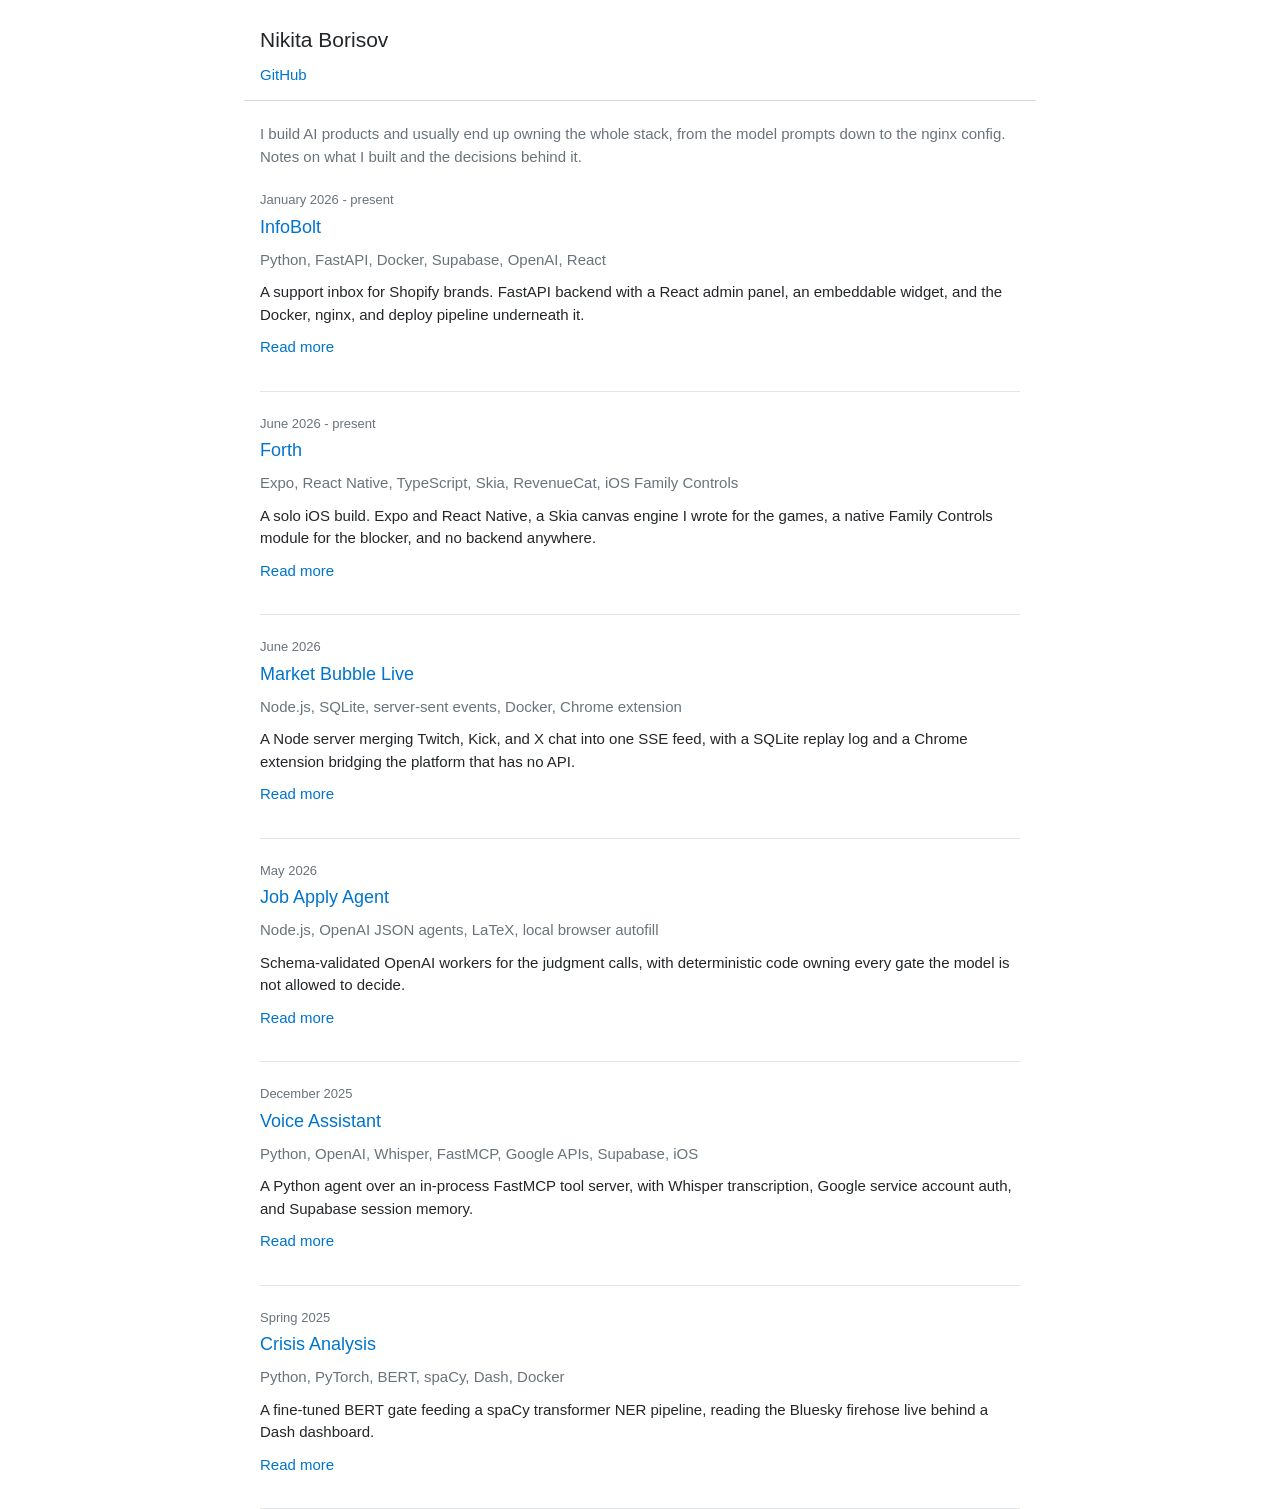
<file: index.html>
<!doctype html>
<html lang="en">
  <head>
    <meta charset="utf-8">
    <meta name="viewport" content="width=device-width, initial-scale=1">
    <title>Nikita Borisov</title>
    <meta name="description" content="Nikita Borisov's project notes.">
    <link rel="stylesheet" href="styles.css">
  </head>
  <body>
    <header>
      <h1>Nikita Borisov</h1>
      <nav>
        <a href="https://github.com/nikitab724">GitHub</a>
      </nav>
    </header>

    <main>
      <p class="intro">
        I build AI products and usually end up owning the whole stack, from the
        model prompts down to the nginx config. Notes on what I built and the
        decisions behind it.
      </p>

      <article class="post-list-item">
        <p class="date">January 2026 - present</p>
        <h2><a href="infobolt.html">InfoBolt</a></h2>
        <p class="meta">
          Python, FastAPI, Docker, Supabase, OpenAI, React
        </p>
        <p>
          A support inbox for Shopify brands. FastAPI backend with a React
          admin panel, an embeddable widget, and the Docker, nginx, and deploy
          pipeline underneath it.
        </p>
        <p><a href="infobolt.html">Read more</a></p>
      </article>

      <article class="post-list-item">
        <p class="date">June 2026 - present</p>
        <h2><a href="forth.html">Forth</a></h2>
        <p class="meta">
          Expo, React Native, TypeScript, Skia, RevenueCat, iOS Family Controls
        </p>
        <p>
          A solo iOS build. Expo and React Native, a Skia canvas engine I wrote
          for the games, a native Family Controls module for the blocker, and
          no backend anywhere.
        </p>
        <p><a href="forth.html">Read more</a></p>
      </article>

      <article class="post-list-item">
        <p class="date">June 2026</p>
        <h2><a href="market-bubble-live.html">Market Bubble Live</a></h2>
        <p class="meta">
          Node.js, SQLite, server-sent events, Docker, Chrome extension
        </p>
        <p>
          A Node server merging Twitch, Kick, and X chat into one SSE feed,
          with a SQLite replay log and a Chrome extension bridging the platform
          that has no API.
        </p>
        <p><a href="market-bubble-live.html">Read more</a></p>
      </article>

      <article class="post-list-item">
        <p class="date">May 2026</p>
        <h2><a href="job-apply-agent.html">Job Apply Agent</a></h2>
        <p class="meta">
          Node.js, OpenAI JSON agents, LaTeX, local browser autofill
        </p>
        <p>
          Schema-validated OpenAI workers for the judgment calls, with
          deterministic code owning every gate the model is not allowed to
          decide.
        </p>
        <p><a href="job-apply-agent.html">Read more</a></p>
      </article>

      <article class="post-list-item">
        <p class="date">December 2025</p>
        <h2><a href="voice-assistant.html">Voice Assistant</a></h2>
        <p class="meta">
          Python, OpenAI, Whisper, FastMCP, Google APIs, Supabase, iOS
        </p>
        <p>
          A Python agent over an in-process FastMCP tool server, with Whisper
          transcription, Google service account auth, and Supabase session
          memory.
        </p>
        <p><a href="voice-assistant.html">Read more</a></p>
      </article>

      <article class="post-list-item">
        <p class="date">Spring 2025</p>
        <h2><a href="crisis-analysis.html">Crisis Analysis</a></h2>
        <p class="meta">
          Python, PyTorch, BERT, spaCy, Dash, Docker
        </p>
        <p>
          A fine-tuned BERT gate feeding a spaCy transformer NER pipeline,
          reading the Bluesky firehose live behind a Dash dashboard.
        </p>
        <p><a href="crisis-analysis.html">Read more</a></p>
      </article>
    </main>
  </body>
</html>
</file>
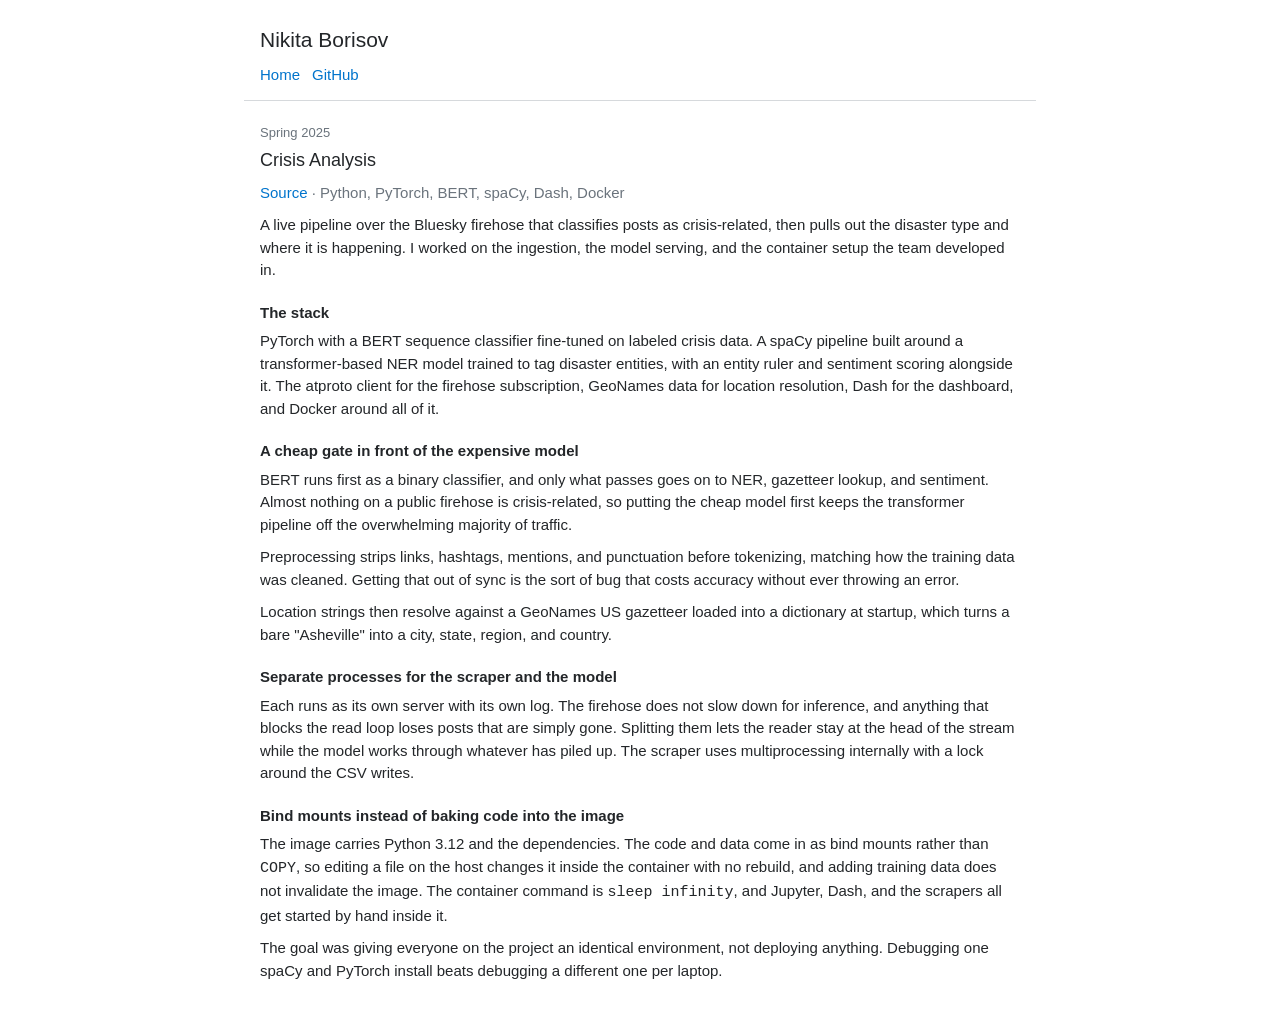
<file: crisis-analysis.html>
<!doctype html>
<html lang="en">
  <head>
    <meta charset="utf-8">
    <meta name="viewport" content="width=device-width, initial-scale=1">
    <title>Crisis Analysis - Nikita Borisov</title>
    <meta name="description" content="A short write-up on Crisis Analysis.">
    <link rel="stylesheet" href="styles.css">
  </head>
  <body>
    <header>
      <h1><a href="/">Nikita Borisov</a></h1>
      <nav>
        <a href="/">Home</a>
        <a href="https://github.com/nikitab724">GitHub</a>
      </nav>
    </header>

    <main>
      <article>
        <p class="date">Spring 2025</p>
        <h2>Crisis Analysis</h2>
        <p class="meta">
          <a href="https://github.com/nikitab724/crisis-analysis">Source</a>
          · Python, PyTorch, BERT, spaCy, Dash, Docker
        </p>

        <p>
          A live pipeline over the Bluesky firehose that classifies posts as
          crisis-related, then pulls out the disaster type and where it is
          happening. I worked on the ingestion, the model serving, and the
          container setup the team developed in.
        </p>

        <h3>The stack</h3>
        <p>
          PyTorch with a BERT sequence classifier fine-tuned on labeled crisis
          data. A spaCy pipeline built around a transformer-based NER model
          trained to tag disaster entities, with an entity ruler and sentiment
          scoring alongside it. The atproto client for the firehose subscription,
          GeoNames data for location resolution, Dash for the dashboard, and
          Docker around all of it.
        </p>

        <h3>A cheap gate in front of the expensive model</h3>
        <p>
          BERT runs first as a binary classifier, and only what passes goes on to
          NER, gazetteer lookup, and sentiment. Almost nothing on a public
          firehose is crisis-related, so putting the cheap model first keeps the
          transformer pipeline off the overwhelming majority of traffic.
        </p>
        <p>
          Preprocessing strips links, hashtags, mentions, and punctuation before
          tokenizing, matching how the training data was cleaned. Getting that
          out of sync is the sort of bug that costs accuracy without ever
          throwing an error.
        </p>
        <p>
          Location strings then resolve against a GeoNames US gazetteer loaded
          into a dictionary at startup, which turns a bare "Asheville" into a
          city, state, region, and country.
        </p>

        <h3>Separate processes for the scraper and the model</h3>
        <p>
          Each runs as its own server with its own log. The firehose does not
          slow down for inference, and anything that blocks the read loop loses
          posts that are simply gone. Splitting them lets the reader stay at the
          head of the stream while the model works through whatever has piled
          up. The scraper uses multiprocessing internally with a lock around the
          CSV writes.
        </p>

        <h3>Bind mounts instead of baking code into the image</h3>
        <p>
          The image carries Python 3.12 and the dependencies. The code and data
          come in as bind mounts rather than <code>COPY</code>, so editing a file
          on the host changes it inside the container with no rebuild, and adding
          training data does not invalidate the image. The container command is
          <code>sleep infinity</code>, and Jupyter, Dash, and the scrapers all
          get started by hand inside it.
        </p>
        <p>
          The goal was giving everyone on the project an identical environment,
          not deploying anything. Debugging one spaCy and PyTorch install beats
          debugging a different one per laptop.
        </p>
      </article>
    </main>
  </body>
</html>
</file>
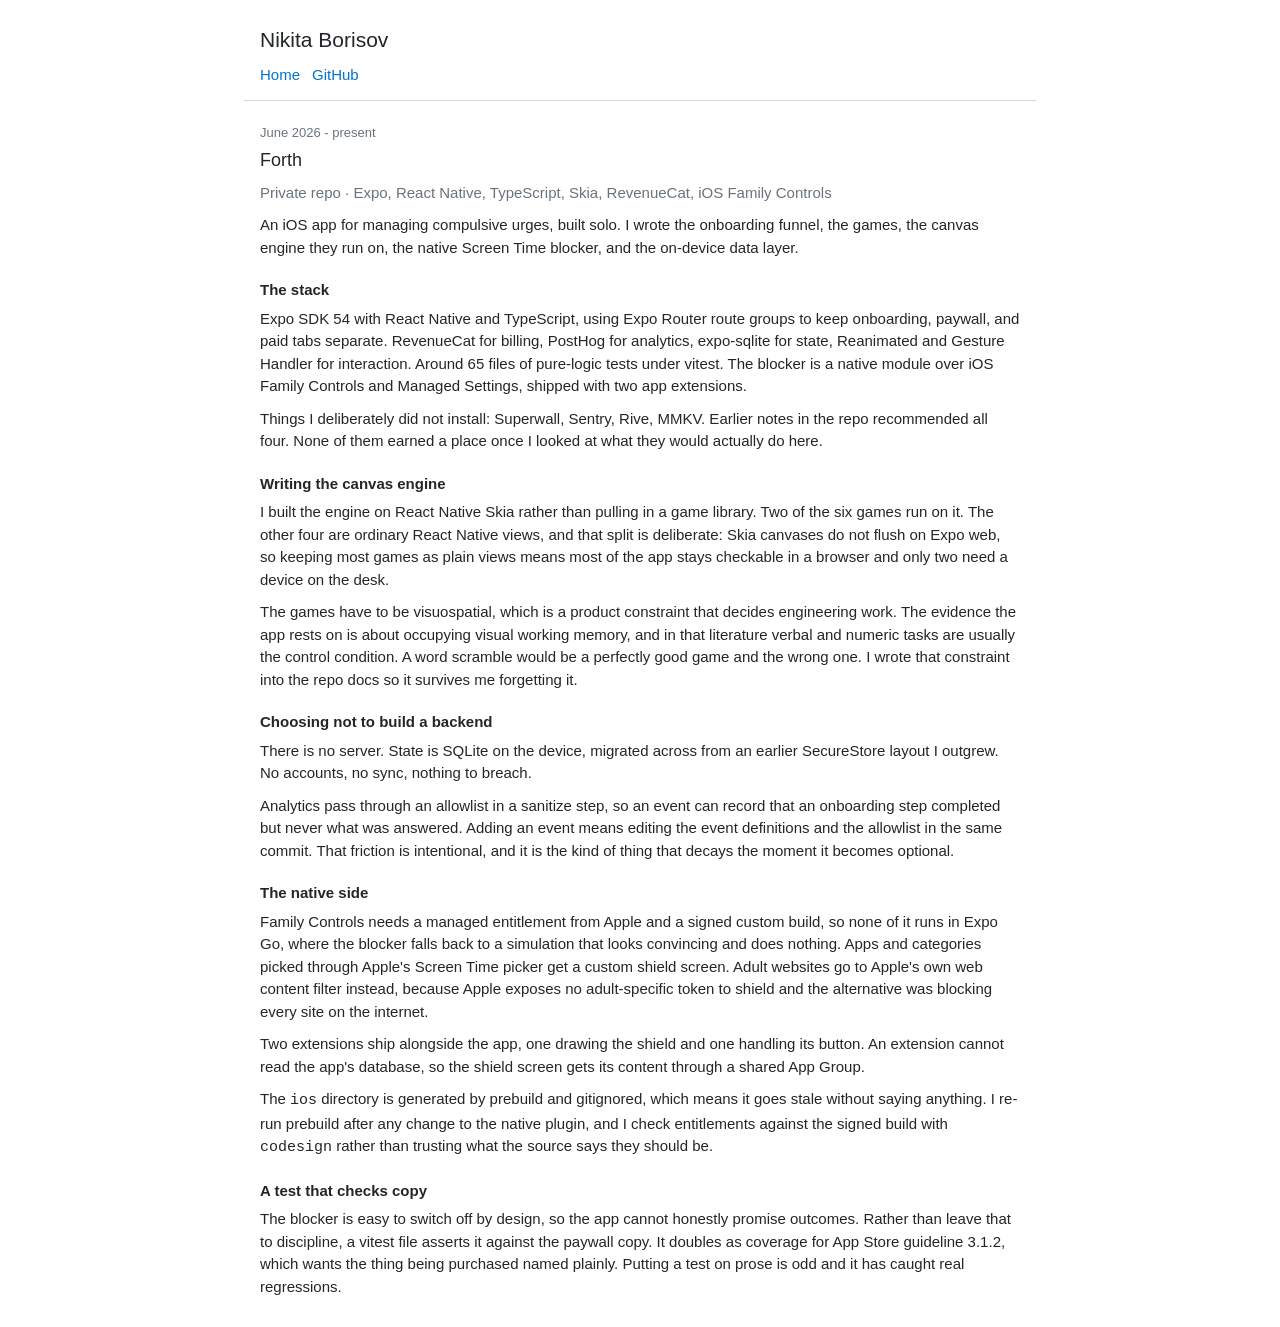
<file: forth.html>
<!doctype html>
<html lang="en">
  <head>
    <meta charset="utf-8">
    <meta name="viewport" content="width=device-width, initial-scale=1">
    <title>Forth - Nikita Borisov</title>
    <meta name="description" content="A short write-up on Forth.">
    <link rel="stylesheet" href="styles.css">
  </head>
  <body>
    <header>
      <h1><a href="/">Nikita Borisov</a></h1>
      <nav>
        <a href="/">Home</a>
        <a href="https://github.com/nikitab724">GitHub</a>
      </nav>
    </header>

    <main>
      <article>
        <p class="date">June 2026 - present</p>
        <h2>Forth</h2>
        <p class="meta">
          Private repo
          · Expo, React Native, TypeScript, Skia, RevenueCat, iOS Family Controls
        </p>

        <p>
          An iOS app for managing compulsive urges, built solo. I wrote the
          onboarding funnel, the games, the canvas engine they run on, the
          native Screen Time blocker, and the on-device data layer.
        </p>

        <h3>The stack</h3>
        <p>
          Expo SDK 54 with React Native and TypeScript, using Expo Router route
          groups to keep onboarding, paywall, and paid tabs separate. RevenueCat
          for billing, PostHog for analytics, expo-sqlite for state, Reanimated
          and Gesture Handler for interaction. Around 65 files of pure-logic
          tests under vitest. The blocker is a native module over iOS Family
          Controls and Managed Settings, shipped with two app extensions.
        </p>
        <p>
          Things I deliberately did not install: Superwall, Sentry, Rive, MMKV.
          Earlier notes in the repo recommended all four. None of them earned a
          place once I looked at what they would actually do here.
        </p>

        <h3>Writing the canvas engine</h3>
        <p>
          I built the engine on React Native Skia rather than pulling in a game
          library. Two of the six games run on it. The other four are ordinary
          React Native views, and that split is deliberate: Skia canvases do not
          flush on Expo web, so keeping most games as plain views means most of
          the app stays checkable in a browser and only two need a device on the
          desk.
        </p>
        <p>
          The games have to be visuospatial, which is a product constraint that
          decides engineering work. The evidence the app rests on is about
          occupying visual working memory, and in that literature verbal and
          numeric tasks are usually the control condition. A word scramble would
          be a perfectly good game and the wrong one. I wrote that constraint
          into the repo docs so it survives me forgetting it.
        </p>

        <h3>Choosing not to build a backend</h3>
        <p>
          There is no server. State is SQLite on the device, migrated across
          from an earlier SecureStore layout I outgrew. No accounts, no sync,
          nothing to breach.
        </p>
        <p>
          Analytics pass through an allowlist in a sanitize step, so an event
          can record that an onboarding step completed but never what was
          answered. Adding an event means editing the event definitions and the
          allowlist in the same commit. That friction is intentional, and it is
          the kind of thing that decays the moment it becomes optional.
        </p>

        <h3>The native side</h3>
        <p>
          Family Controls needs a managed entitlement from Apple and a signed
          custom build, so none of it runs in Expo Go, where the blocker falls
          back to a simulation that looks convincing and does nothing. Apps and
          categories picked through Apple's Screen Time picker get a custom
          shield screen. Adult websites go to Apple's own web content filter
          instead, because Apple exposes no adult-specific token to shield and
          the alternative was blocking every site on the internet.
        </p>
        <p>
          Two extensions ship alongside the app, one drawing the shield and one
          handling its button. An extension cannot read the app's database, so
          the shield screen gets its content through a shared App Group.
        </p>
        <p>
          The <code>ios</code> directory is generated by prebuild and
          gitignored, which means it goes stale without saying anything. I
          re-run prebuild after any change to the native plugin, and I check
          entitlements against the signed build with <code>codesign</code>
          rather than trusting what the source says they should be.
        </p>

        <h3>A test that checks copy</h3>
        <p>
          The blocker is easy to switch off by design, so the app cannot
          honestly promise outcomes. Rather than leave that to discipline, a
          vitest file asserts it against the paywall copy. It doubles as
          coverage for App Store guideline 3.1.2, which wants the thing being
          purchased named plainly. Putting a test on prose is odd and it has
          caught real regressions.
        </p>
      </article>
    </main>
  </body>
</html>
</file>
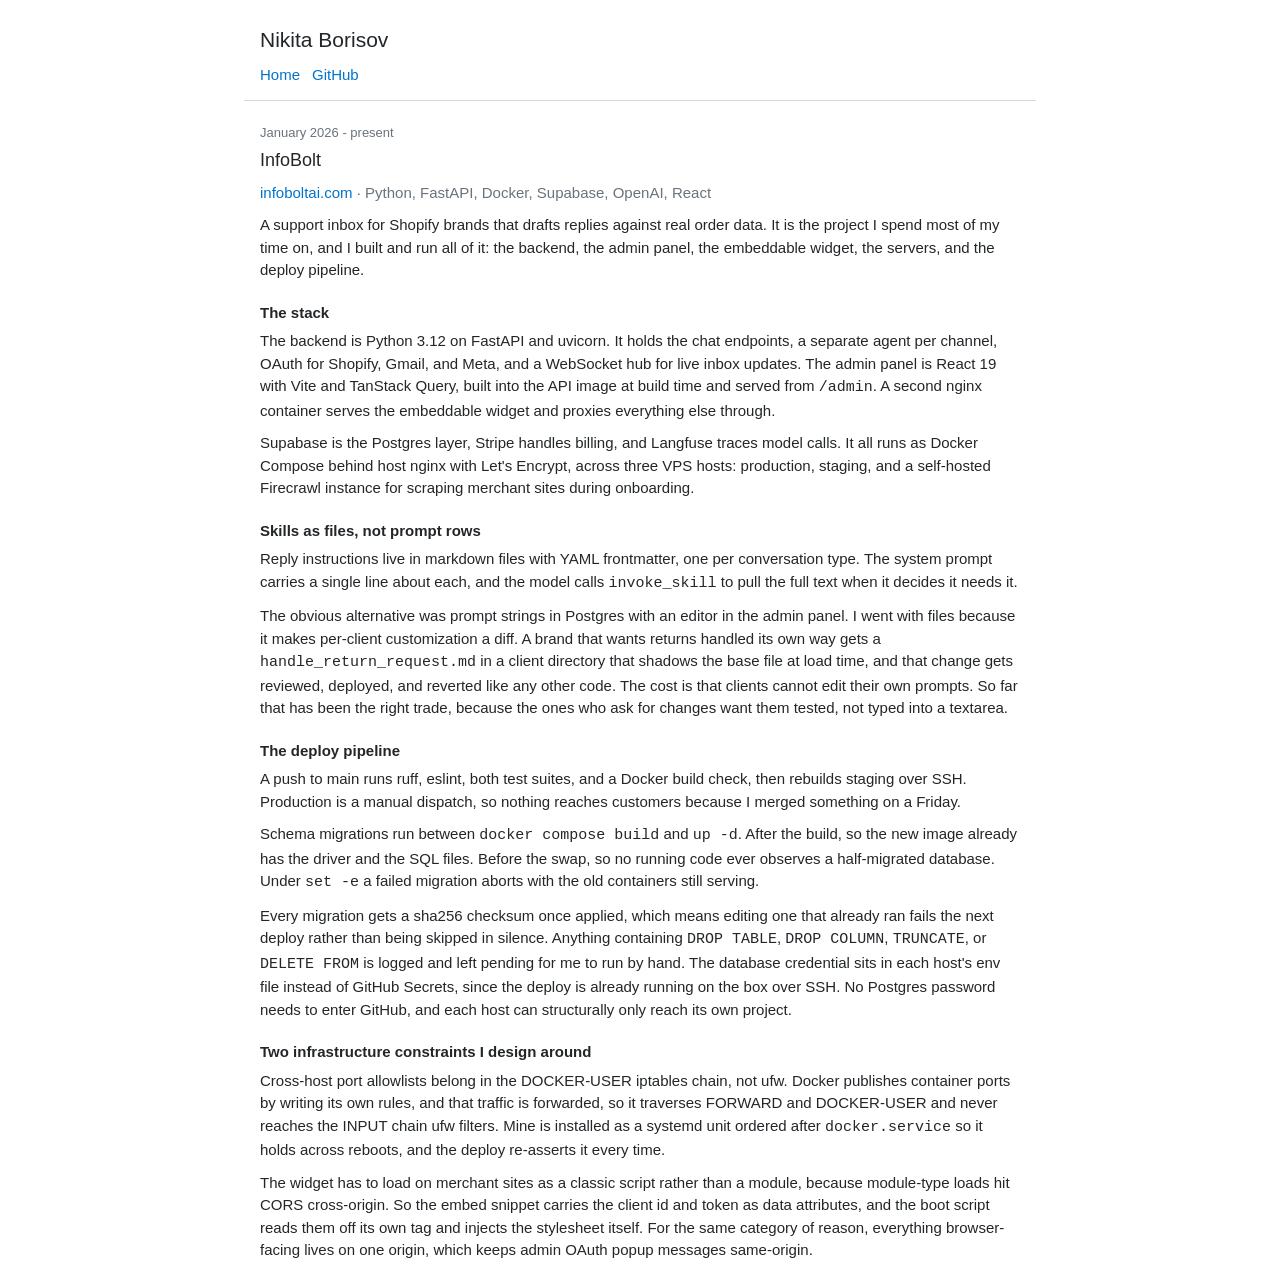
<file: infobolt.html>
<!doctype html>
<html lang="en">
  <head>
    <meta charset="utf-8">
    <meta name="viewport" content="width=device-width, initial-scale=1">
    <title>InfoBolt - Nikita Borisov</title>
    <meta name="description" content="A short write-up on InfoBolt.">
    <link rel="stylesheet" href="styles.css">
  </head>
  <body>
    <header>
      <h1><a href="/">Nikita Borisov</a></h1>
      <nav>
        <a href="/">Home</a>
        <a href="https://github.com/nikitab724">GitHub</a>
      </nav>
    </header>

    <main>
      <article>
        <p class="date">January 2026 - present</p>
        <h2>InfoBolt</h2>
        <p class="meta">
          <a href="https://infoboltai.com">infoboltai.com</a>
          · Python, FastAPI, Docker, Supabase, OpenAI, React
        </p>

        <p>
          A support inbox for Shopify brands that drafts replies against real
          order data. It is the project I spend most of my time on, and I built
          and run all of it: the backend, the admin panel, the embeddable
          widget, the servers, and the deploy pipeline.
        </p>

        <h3>The stack</h3>
        <p>
          The backend is Python 3.12 on FastAPI and uvicorn. It holds the chat
          endpoints, a separate agent per channel, OAuth for Shopify, Gmail,
          and Meta, and a WebSocket hub for live inbox updates. The admin panel
          is React 19 with Vite and TanStack Query, built into the API image at
          build time and served from <code>/admin</code>. A second nginx
          container serves the embeddable widget and proxies everything else
          through.
        </p>
        <p>
          Supabase is the Postgres layer, Stripe handles billing, and Langfuse
          traces model calls. It all runs as Docker Compose behind host nginx
          with Let's Encrypt, across three VPS hosts: production, staging, and
          a self-hosted Firecrawl instance for scraping merchant sites during
          onboarding.
        </p>

        <h3>Skills as files, not prompt rows</h3>
        <p>
          Reply instructions live in markdown files with YAML frontmatter, one
          per conversation type. The system prompt carries a single line about
          each, and the model calls <code>invoke_skill</code> to pull the full
          text when it decides it needs it.
        </p>
        <p>
          The obvious alternative was prompt strings in Postgres with an editor
          in the admin panel. I went with files because it makes per-client
          customization a diff. A brand that wants returns handled its own way
          gets a <code>handle_return_request.md</code> in a client directory
          that shadows the base file at load time, and that change gets
          reviewed, deployed, and reverted like any other code. The cost is
          that clients cannot edit their own prompts. So far that has been the
          right trade, because the ones who ask for changes want them tested,
          not typed into a textarea.
        </p>

        <h3>The deploy pipeline</h3>
        <p>
          A push to main runs ruff, eslint, both test suites, and a Docker build
          check, then rebuilds staging over SSH. Production is a manual
          dispatch, so nothing reaches customers because I merged something on a
          Friday.
        </p>
        <p>
          Schema migrations run between <code>docker compose build</code> and
          <code>up -d</code>. After the build, so the new image already has the
          driver and the SQL files. Before the swap, so no running code ever
          observes a half-migrated database. Under <code>set -e</code> a failed
          migration aborts with the old containers still serving.
        </p>
        <p>
          Every migration gets a sha256 checksum once applied, which means
          editing one that already ran fails the next deploy rather than being
          skipped in silence. Anything containing <code>DROP TABLE</code>,
          <code>DROP COLUMN</code>, <code>TRUNCATE</code>, or
          <code>DELETE FROM</code> is logged and left pending for me to run by
          hand. The database credential sits in each host's env file instead of
          GitHub Secrets, since the deploy is already running on the box over
          SSH. No Postgres password needs to enter GitHub, and each host can
          structurally only reach its own project.
        </p>

        <h3>Two infrastructure constraints I design around</h3>
        <p>
          Cross-host port allowlists belong in the DOCKER-USER iptables chain,
          not ufw. Docker publishes container ports by writing its own rules,
          and that traffic is forwarded, so it traverses FORWARD and DOCKER-USER
          and never reaches the INPUT chain ufw filters. Mine is installed as a
          systemd unit ordered after <code>docker.service</code> so it holds
          across reboots, and the deploy re-asserts it every time.
        </p>
        <p>
          The widget has to load on merchant sites as a classic script rather
          than a module, because module-type loads hit CORS cross-origin. So the
          embed snippet carries the client id and token as data attributes, and
          the boot script reads them off its own tag and injects the stylesheet
          itself. For the same category of reason, everything browser-facing
          lives on one origin, which keeps admin OAuth popup messages
          same-origin.
        </p>
      </article>
    </main>
  </body>
</html>
</file>
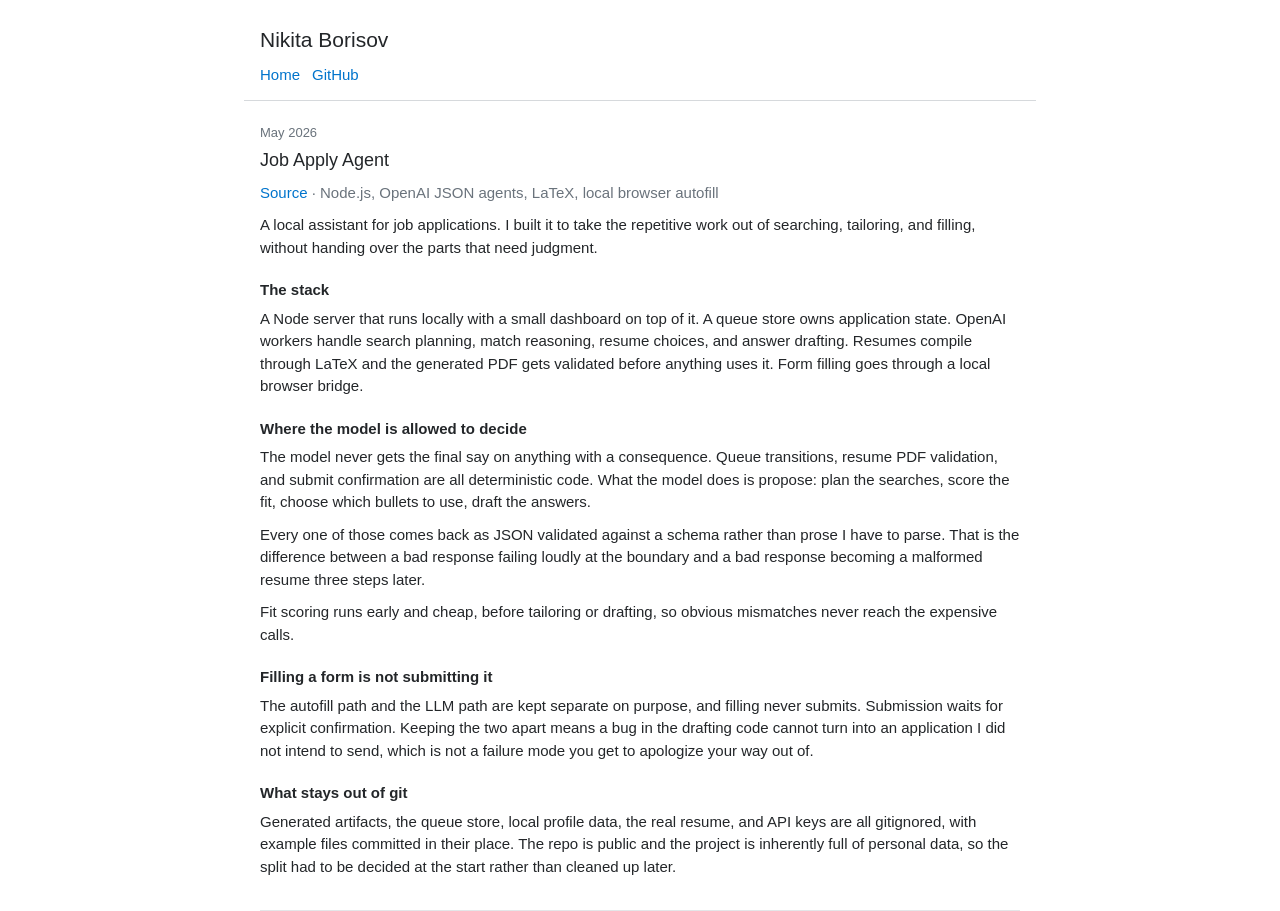
<file: job-apply-agent.html>
<!doctype html>
<html lang="en">
  <head>
    <meta charset="utf-8">
    <meta name="viewport" content="width=device-width, initial-scale=1">
    <title>Job Apply Agent - Nikita Borisov</title>
    <meta name="description" content="A short write-up on Job Apply Agent.">
    <link rel="stylesheet" href="styles.css">
  </head>
  <body>
    <header>
      <h1><a href="/">Nikita Borisov</a></h1>
      <nav>
        <a href="/">Home</a>
        <a href="https://github.com/nikitab724">GitHub</a>
      </nav>
    </header>

    <main>
      <article>
        <p class="date">May 2026</p>
        <h2>Job Apply Agent</h2>
        <p class="meta">
          <a href="https://github.com/nikitab724/job-apply-agent">Source</a>
          · Node.js, OpenAI JSON agents, LaTeX, local browser autofill
        </p>

        <p>
          A local assistant for job applications. I built it to take the
          repetitive work out of searching, tailoring, and filling, without
          handing over the parts that need judgment.
        </p>

        <h3>The stack</h3>
        <p>
          A Node server that runs locally with a small dashboard on top of it. A
          queue store owns application state. OpenAI workers handle search
          planning, match reasoning, resume choices, and answer drafting.
          Resumes compile through LaTeX and the generated PDF gets validated
          before anything uses it. Form filling goes through a local browser
          bridge.
        </p>

        <h3>Where the model is allowed to decide</h3>
        <p>
          The model never gets the final say on anything with a consequence.
          Queue transitions, resume PDF validation, and submit confirmation are
          all deterministic code. What the model does is propose: plan the
          searches, score the fit, choose which bullets to use, draft the
          answers.
        </p>
        <p>
          Every one of those comes back as JSON validated against a schema
          rather than prose I have to parse. That is the difference between a
          bad response failing loudly at the boundary and a bad response
          becoming a malformed resume three steps later.
        </p>
        <p>
          Fit scoring runs early and cheap, before tailoring or drafting, so
          obvious mismatches never reach the expensive calls.
        </p>

        <h3>Filling a form is not submitting it</h3>
        <p>
          The autofill path and the LLM path are kept separate on purpose, and
          filling never submits. Submission waits for explicit confirmation.
          Keeping the two apart means a bug in the drafting code cannot turn
          into an application I did not intend to send, which is not a failure
          mode you get to apologize your way out of.
        </p>

        <h3>What stays out of git</h3>
        <p>
          Generated artifacts, the queue store, local profile data, the real
          resume, and API keys are all gitignored, with example files committed
          in their place. The repo is public and the project is inherently full
          of personal data, so the split had to be decided at the start rather
          than cleaned up later.
        </p>
      </article>
    </main>
  </body>
</html>
</file>
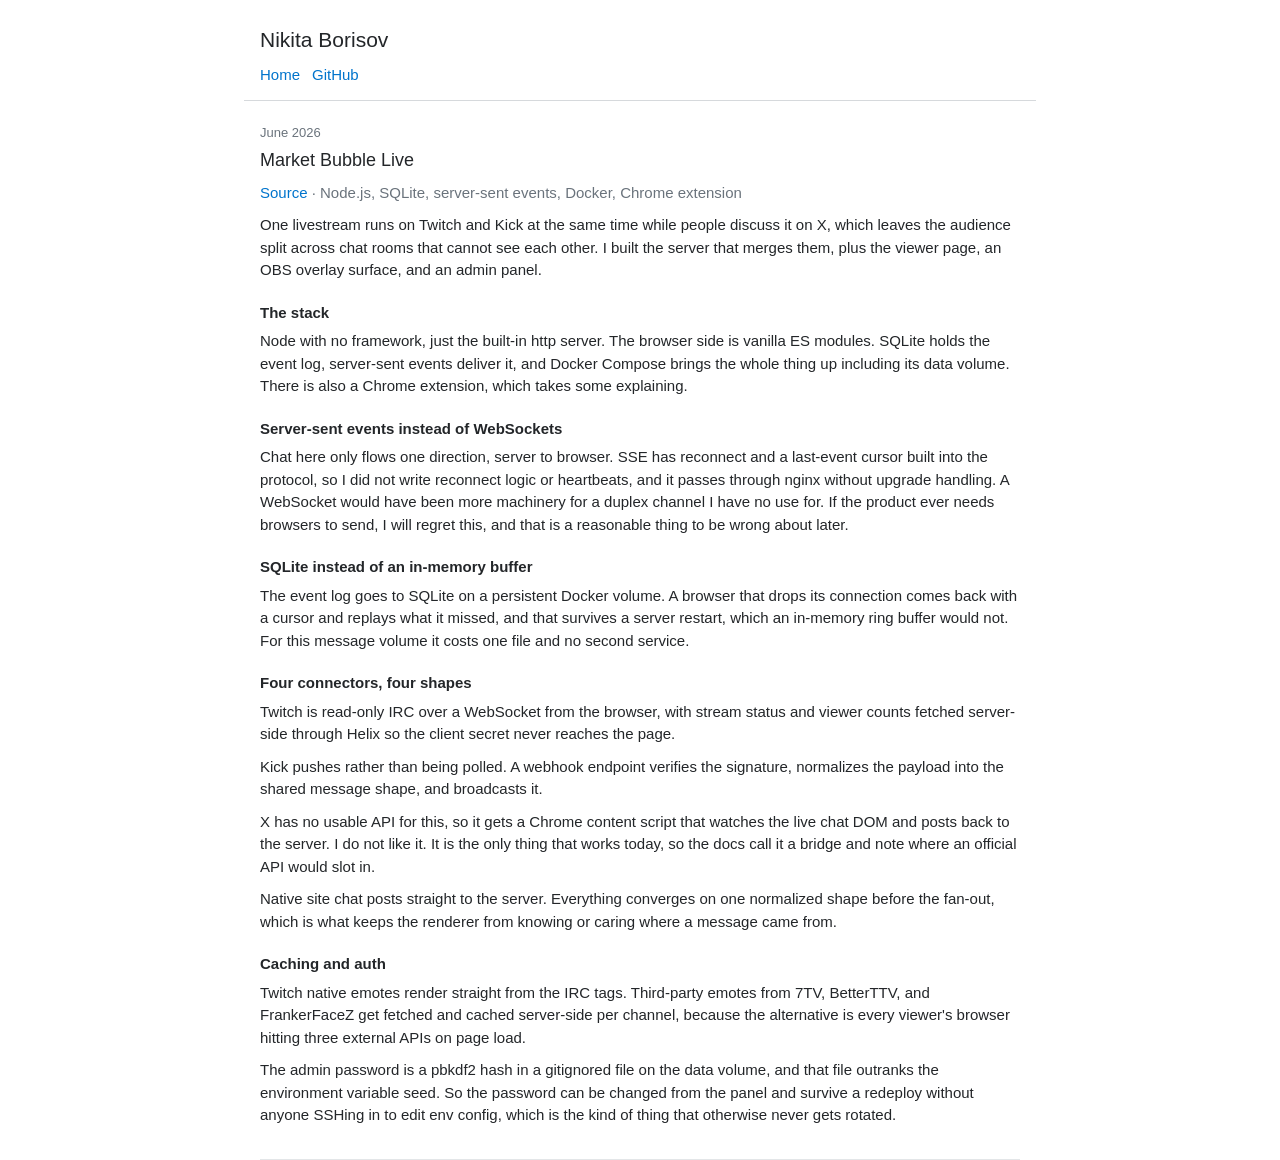
<file: market-bubble-live.html>
<!doctype html>
<html lang="en">
  <head>
    <meta charset="utf-8">
    <meta name="viewport" content="width=device-width, initial-scale=1">
    <title>Market Bubble Live - Nikita Borisov</title>
    <meta name="description" content="A short write-up on Market Bubble Live.">
    <link rel="stylesheet" href="styles.css">
  </head>
  <body>
    <header>
      <h1><a href="/">Nikita Borisov</a></h1>
      <nav>
        <a href="/">Home</a>
        <a href="https://github.com/nikitab724">GitHub</a>
      </nav>
    </header>

    <main>
      <article>
        <p class="date">June 2026</p>
        <h2>Market Bubble Live</h2>
        <p class="meta">
          <a href="https://github.com/nikitab724/market-bubble-live-chat">Source</a>
          · Node.js, SQLite, server-sent events, Docker, Chrome extension
        </p>

        <p>
          One livestream runs on Twitch and Kick at the same time while people
          discuss it on X, which leaves the audience split across chat rooms
          that cannot see each other. I built the server that merges them, plus
          the viewer page, an OBS overlay surface, and an admin panel.
        </p>

        <h3>The stack</h3>
        <p>
          Node with no framework, just the built-in http server. The browser
          side is vanilla ES modules. SQLite holds the event log, server-sent
          events deliver it, and Docker Compose brings the whole thing up
          including its data volume. There is also a Chrome extension, which
          takes some explaining.
        </p>

        <h3>Server-sent events instead of WebSockets</h3>
        <p>
          Chat here only flows one direction, server to browser. SSE has
          reconnect and a last-event cursor built into the protocol, so I did
          not write reconnect logic or heartbeats, and it passes through nginx
          without upgrade handling. A WebSocket would have been more machinery
          for a duplex channel I have no use for. If the product ever needs
          browsers to send, I will regret this, and that is a reasonable thing
          to be wrong about later.
        </p>

        <h3>SQLite instead of an in-memory buffer</h3>
        <p>
          The event log goes to SQLite on a persistent Docker volume. A browser
          that drops its connection comes back with a cursor and replays what it
          missed, and that survives a server restart, which an in-memory ring
          buffer would not. For this message volume it costs one file and no
          second service.
        </p>

        <h3>Four connectors, four shapes</h3>
        <p>
          Twitch is read-only IRC over a WebSocket from the browser, with stream
          status and viewer counts fetched server-side through Helix so the
          client secret never reaches the page.
        </p>
        <p>
          Kick pushes rather than being polled. A webhook endpoint verifies the
          signature, normalizes the payload into the shared message shape, and
          broadcasts it.
        </p>
        <p>
          X has no usable API for this, so it gets a Chrome content script that
          watches the live chat DOM and posts back to the server. I do not like
          it. It is the only thing that works today, so the docs call it a
          bridge and note where an official API would slot in.
        </p>
        <p>
          Native site chat posts straight to the server. Everything converges on
          one normalized shape before the fan-out, which is what keeps the
          renderer from knowing or caring where a message came from.
        </p>

        <h3>Caching and auth</h3>
        <p>
          Twitch native emotes render straight from the IRC tags. Third-party
          emotes from 7TV, BetterTTV, and FrankerFaceZ get fetched and cached
          server-side per channel, because the alternative is every viewer's
          browser hitting three external APIs on page load.
        </p>
        <p>
          The admin password is a pbkdf2 hash in a gitignored file on the data
          volume, and that file outranks the environment variable seed. So the
          password can be changed from the panel and survive a redeploy without
          anyone SSHing in to edit env config, which is the kind of thing that
          otherwise never gets rotated.
        </p>
      </article>
    </main>
  </body>
</html>
</file>
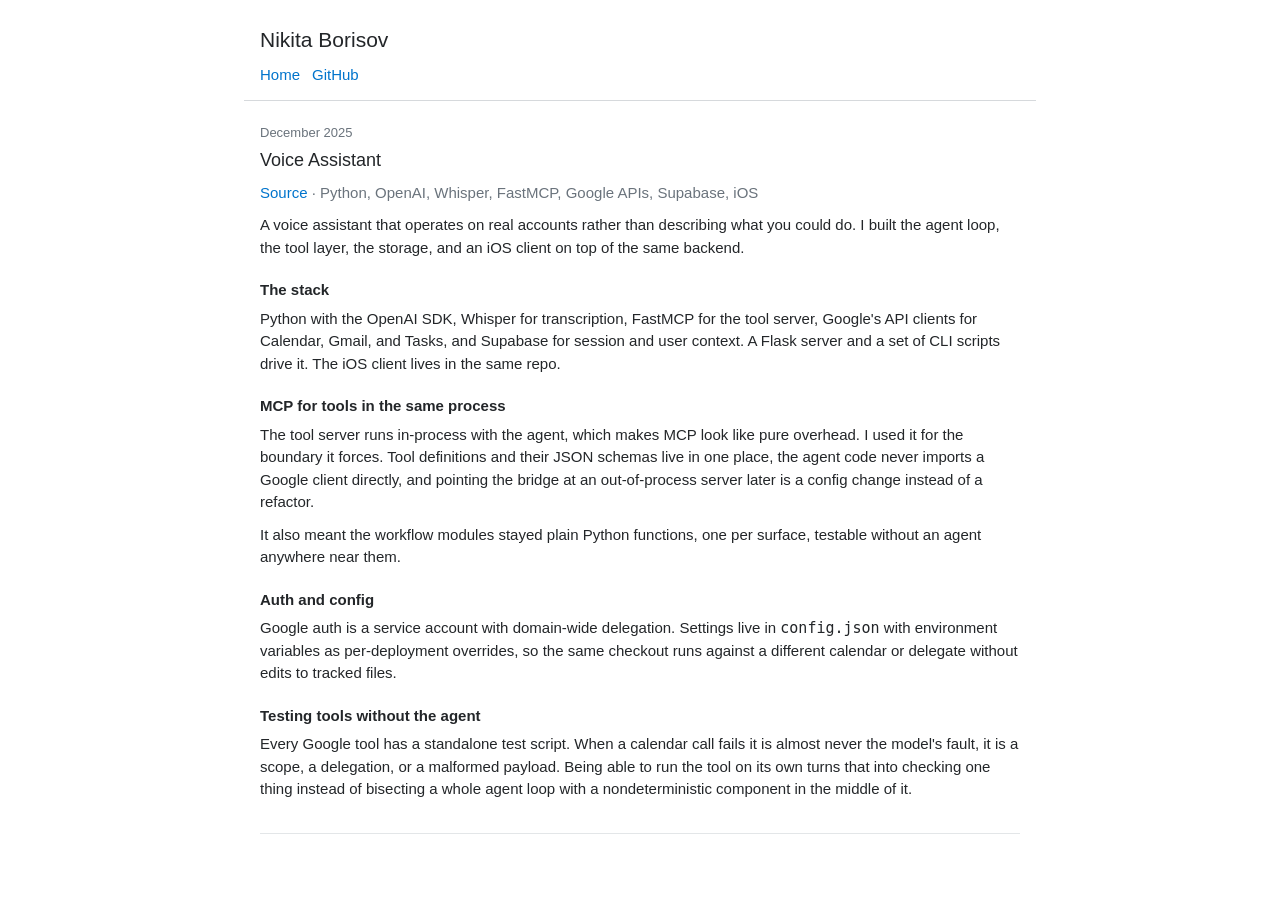
<file: voice-assistant.html>
<!doctype html>
<html lang="en">
  <head>
    <meta charset="utf-8">
    <meta name="viewport" content="width=device-width, initial-scale=1">
    <title>Voice Assistant - Nikita Borisov</title>
    <meta name="description" content="A short write-up on Voice Assistant.">
    <link rel="stylesheet" href="styles.css">
  </head>
  <body>
    <header>
      <h1><a href="/">Nikita Borisov</a></h1>
      <nav>
        <a href="/">Home</a>
        <a href="https://github.com/nikitab724">GitHub</a>
      </nav>
    </header>

    <main>
      <article>
        <p class="date">December 2025</p>
        <h2>Voice Assistant</h2>
        <p class="meta">
          <a href="https://github.com/nikitab724/voice_assistant">Source</a>
          · Python, OpenAI, Whisper, FastMCP, Google APIs, Supabase, iOS
        </p>

        <p>
          A voice assistant that operates on real accounts rather than
          describing what you could do. I built the agent loop, the tool layer,
          the storage, and an iOS client on top of the same backend.
        </p>

        <h3>The stack</h3>
        <p>
          Python with the OpenAI SDK, Whisper for transcription, FastMCP for the
          tool server, Google's API clients for Calendar, Gmail, and Tasks, and
          Supabase for session and user context. A Flask server and a set of CLI
          scripts drive it. The iOS client lives in the same repo.
        </p>

        <h3>MCP for tools in the same process</h3>
        <p>
          The tool server runs in-process with the agent, which makes MCP look
          like pure overhead. I used it for the boundary it forces. Tool
          definitions and their JSON schemas live in one place, the agent code
          never imports a Google client directly, and pointing the bridge at an
          out-of-process server later is a config change instead of a refactor.
        </p>
        <p>
          It also meant the workflow modules stayed plain Python functions, one
          per surface, testable without an agent anywhere near them.
        </p>

        <h3>Auth and config</h3>
        <p>
          Google auth is a service account with domain-wide delegation. Settings
          live in <code>config.json</code> with environment variables as
          per-deployment overrides, so the same checkout runs against a
          different calendar or delegate without edits to tracked files.
        </p>

        <h3>Testing tools without the agent</h3>
        <p>
          Every Google tool has a standalone test script. When a calendar call
          fails it is almost never the model's fault, it is a scope, a
          delegation, or a malformed payload. Being able to run the tool on its
          own turns that into checking one thing instead of bisecting a whole
          agent loop with a nondeterministic component in the middle of it.
        </p>
      </article>
    </main>
  </body>
</html>
</file>
<file: styles.css>
body {
  margin: 0;
  background: #fff;
  color: #232629;
  font-family: Arial, "Helvetica Neue", sans-serif;
  font-size: 15px;
  line-height: 1.5;
}

header,
main {
  max-width: 760px;
  margin: 0 auto;
  padding: 0 16px;
}

header {
  padding-top: 24px;
  padding-bottom: 14px;
  border-bottom: 1px solid #d6d9dc;
}

h1 {
  margin: 0 0 8px;
  font-size: 21px;
  font-weight: 400;
}

h1 a {
  color: #232629;
}

nav {
  display: flex;
  gap: 12px;
}

a {
  color: #0074cc;
  text-decoration: none;
}

a:hover {
  color: #0a95ff;
  text-decoration: underline;
}

.intro {
  margin: 22px 0 0;
  color: #6a737c;
}

article {
  padding: 22px 0;
  border-bottom: 1px solid #e3e6e8;
}

.post-list-item {
  cursor: default;
}

.date,
.meta {
  color: #6a737c;
}

.date {
  margin: 0 0 4px;
  font-size: 13px;
}

h2 {
  margin: 0 0 8px;
  font-size: 18px;
  font-weight: 400;
}

h3 {
  margin: 20px 0 6px;
  font-size: 15px;
  font-weight: 700;
}

p {
  margin: 0 0 10px;
}

ul {
  margin: 0 0 10px 20px;
  padding: 0;
}
</file>
